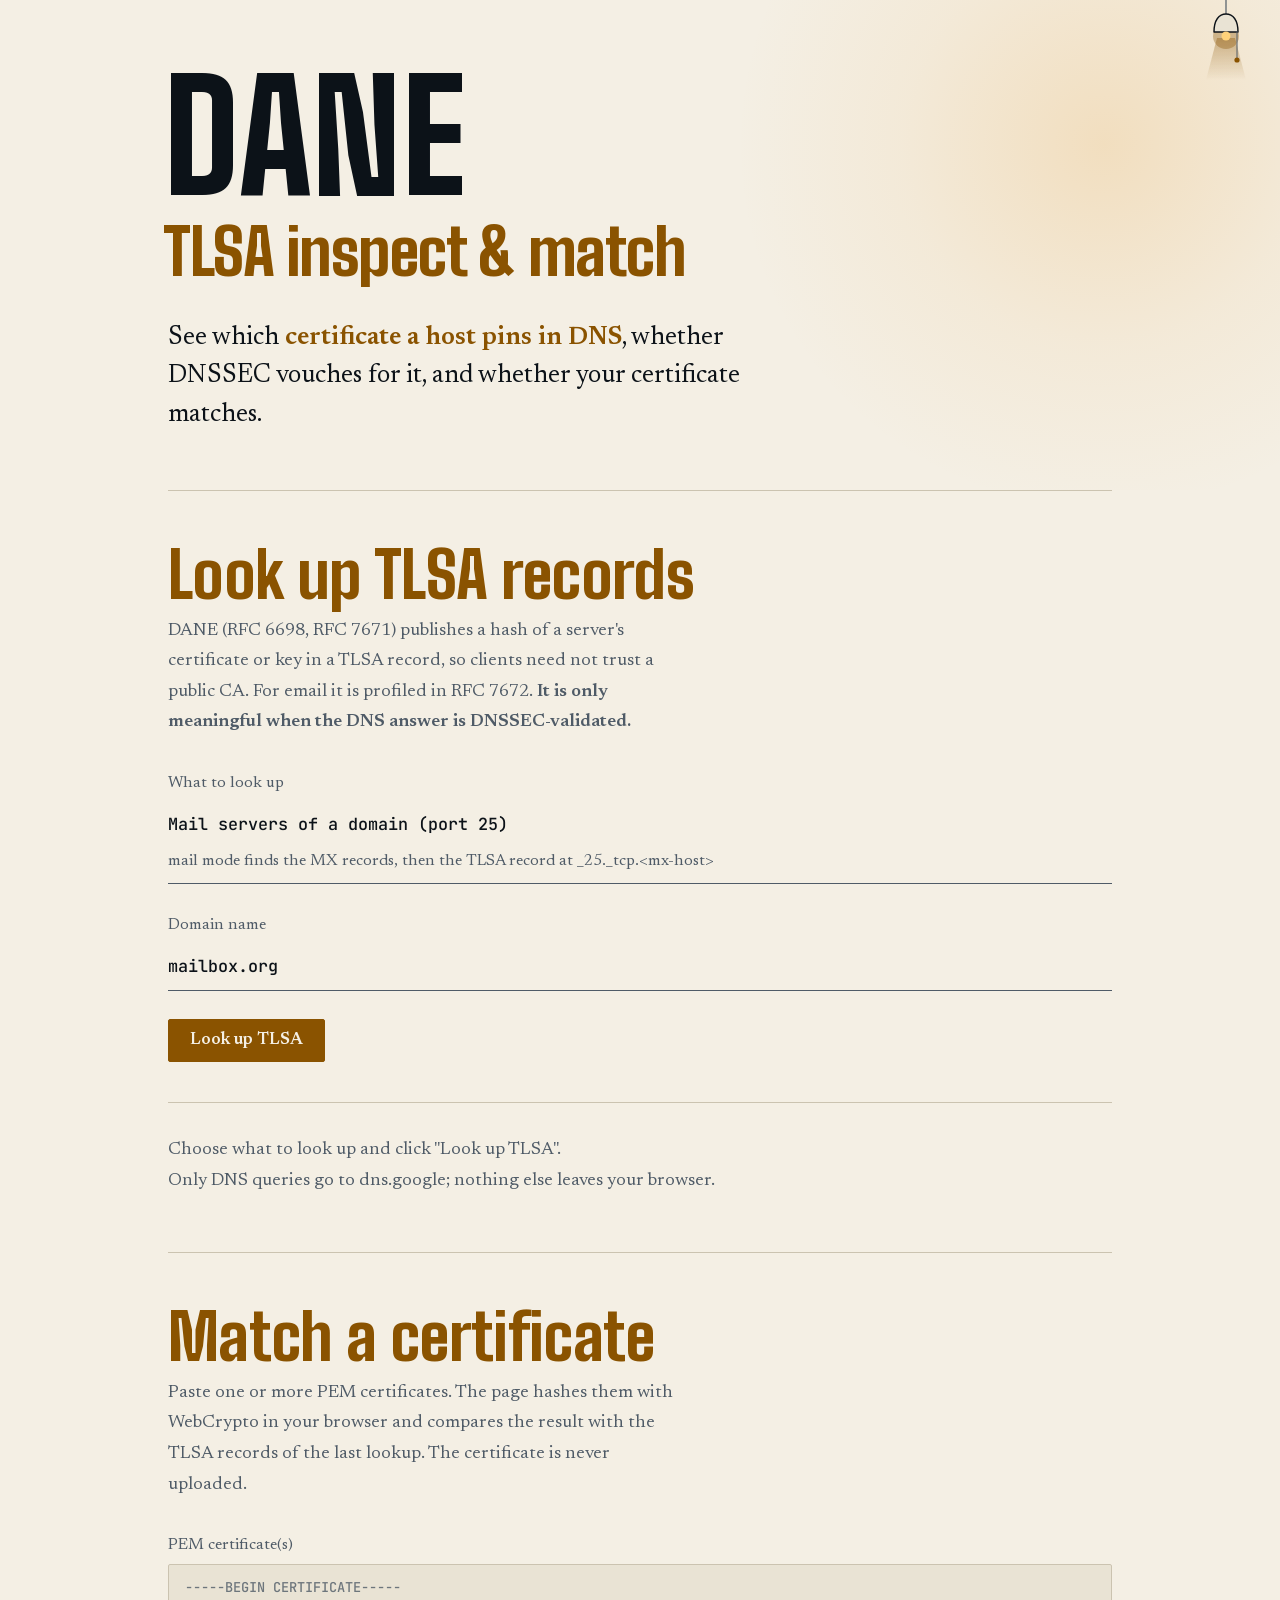
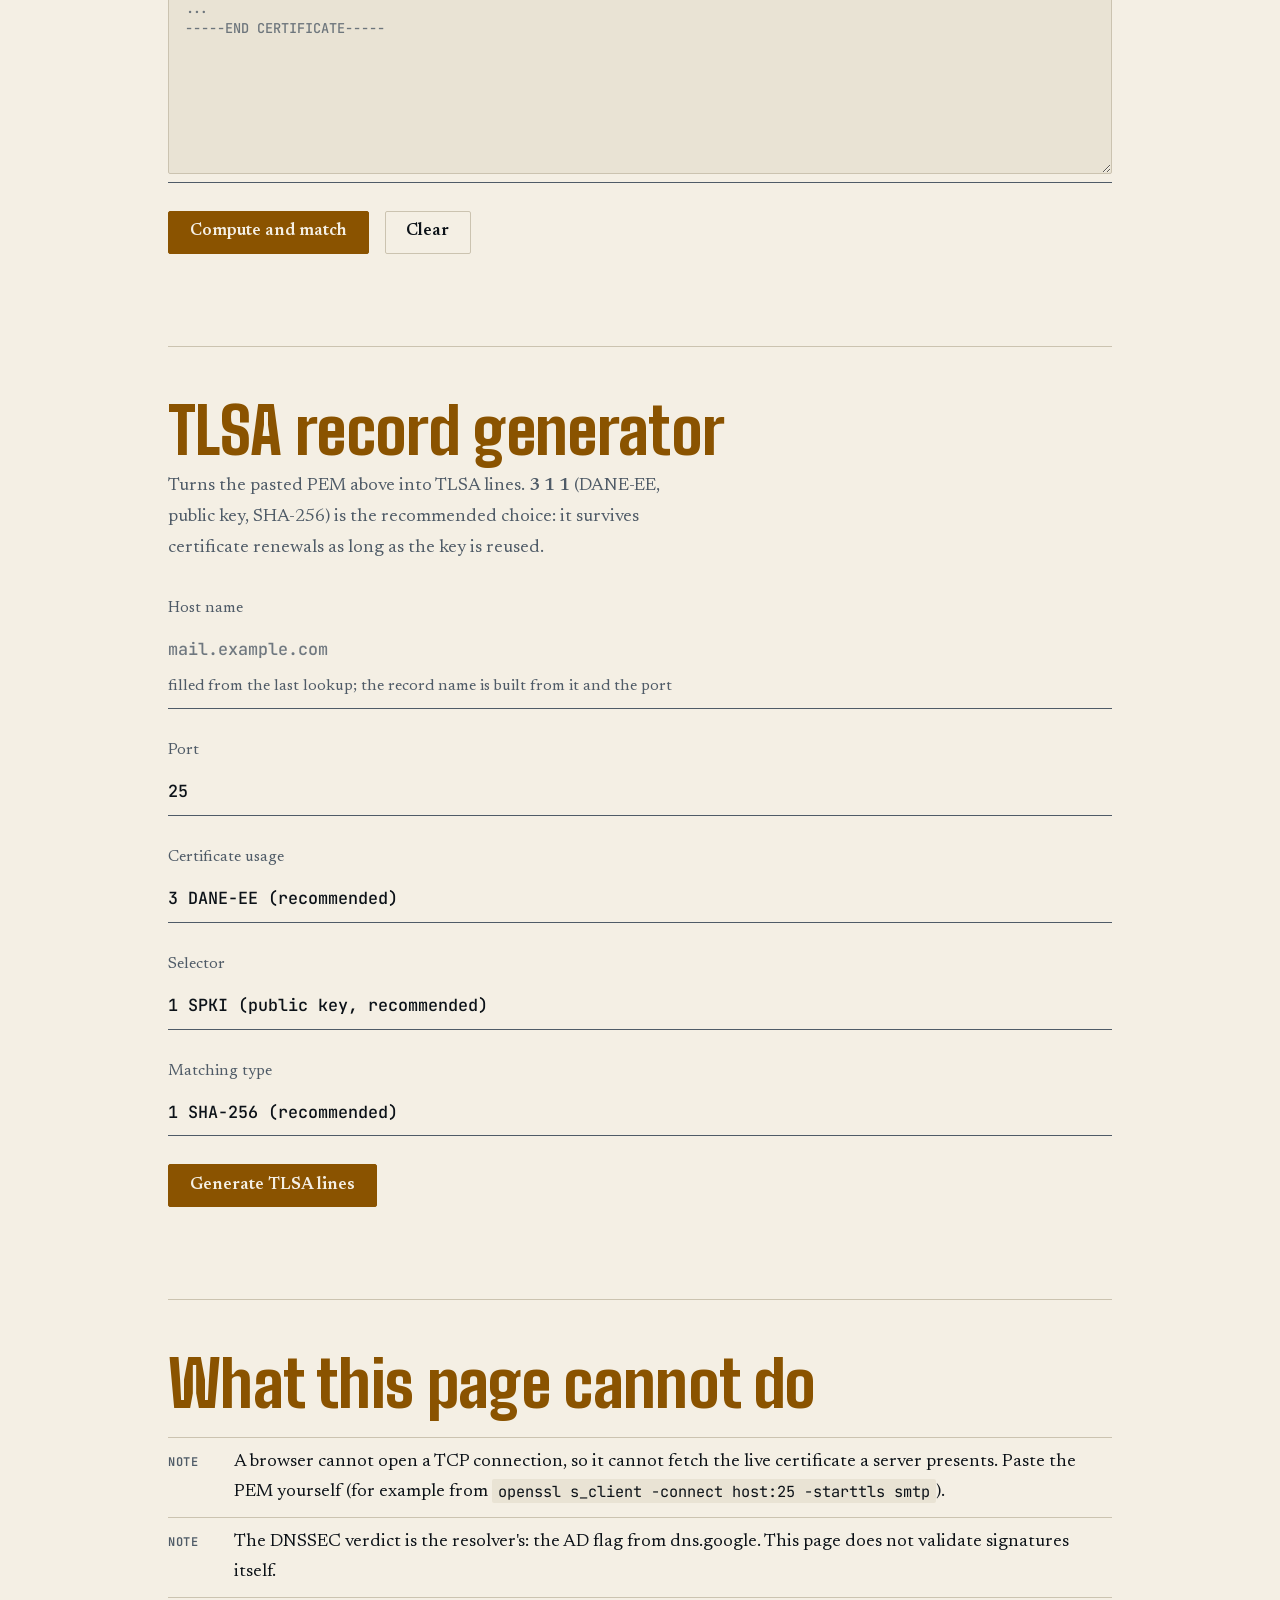
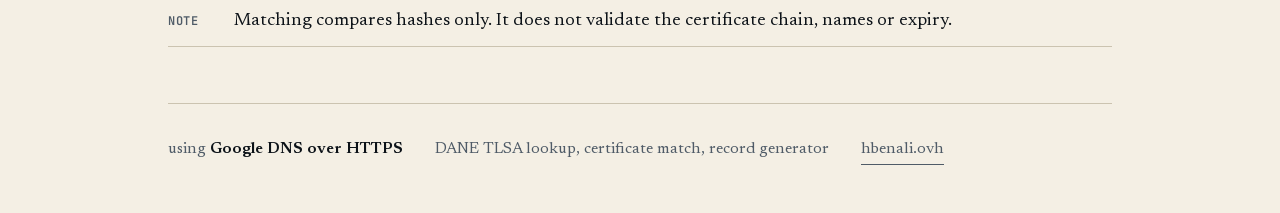
<file: index.html>
<!DOCTYPE html>
<html lang="en">
<head>
  <meta charset="UTF-8">
  <meta name="viewport" content="width=device-width, initial-scale=1.0">
  <title>DANE / TLSA Inspector — Check TLSA Records</title>
  <meta name="description" content="Free DANE / TLSA record inspector (RFC 6698, RFC 7671, RFC 7672). Look up the TLSA records of a domain\'s mail servers or of any host and port, check DNSSEC validation, match a pasted certificate against them and generate TLSA records.">
  <meta name="robots" content="index, follow">
  <link rel="canonical" href="https://dane.hbenali.ovh/">

  <!-- Security (static hosting: no custom HTTP headers, so CSP/referrer are set here; X-Frame-Options/X-Content-Type-Options need a real header and aren't achievable via meta) -->
  <meta http-equiv="Content-Security-Policy" content="default-src 'self'; script-src 'self'; style-src 'self'; font-src 'self'; img-src 'self' data:; connect-src 'self' https://dns.google; object-src 'none'; base-uri 'self'; form-action 'self'">
  <meta name="referrer" content="strict-origin-when-cross-origin">

  <!-- Open Graph -->
  <meta property="og:type" content="website">
  <meta property="og:title" content="DANE / TLSA Inspector — Check TLSA Records">
  <meta property="og:description" content="Look up DANE TLSA records, check DNSSEC, match a certificate and generate 3 1 1 records.">
  <meta property="og:url" content="https://dane.hbenali.ovh/">
  <meta property="og:site_name" content="DANE / TLSA Inspector">
  <meta property="og:locale" content="en_US">
  <meta property="og:image" content="https://dane.hbenali.ovh/favicon.svg">
  <meta property="og:image:type" content="image/svg+xml">

  <!-- Twitter Card -->
  <meta name="twitter:card" content="summary">
  <meta name="twitter:title" content="DANE / TLSA Inspector — Check TLSA Records">
  <meta name="twitter:description" content="Look up DANE TLSA records, check DNSSEC, match a certificate and generate 3 1 1 records.">
  <meta name="twitter:image" content="https://dane.hbenali.ovh/favicon.svg">

  <!-- SVG Favicon -->
  <link rel="icon" type="image/svg+xml" href="/favicon.svg">
  <link rel="alternate icon" href="/favicon.ico">
  <link rel="apple-touch-icon" href="/apple-touch-icon.png">
  <meta name="color-scheme" content="dark light">
  <meta name="theme-color" content="#0c1218" media="(prefers-color-scheme: dark)">
  <meta name="theme-color" content="#f4efe4" media="(prefers-color-scheme: light)">
  <link rel="manifest" href="/manifest.json">
  <meta name="mobile-web-app-capable" content="yes">
  <meta name="apple-mobile-web-app-capable" content="yes">
  <meta name="apple-mobile-web-app-status-bar-style" content="black-translucent">
  <meta name="apple-mobile-web-app-title" content="DANE / TLSA Inspector">

  <!-- dns.google is only hit on-demand after a lookup; certificates never leave the browser -->
  <link rel="dns-prefetch" href="https://dns.google">

  <!-- Structured data -->
  <script type="application/ld+json">
  {
    "@context": "https://schema.org",
    "@graph": [
      {
        "@type": "WebSite",
        "url": "https://dane.hbenali.ovh/",
        "name": "DANE / TLSA Inspector",
        "description": "Free DANE / TLSA record inspector with certificate matching and a TLSA record generator.",
        "potentialAction": {
          "@type": "SearchAction",
          "target": "https://dane.hbenali.ovh/?domain={search_term_string}",
          "query-input": "required name=search_term_string"
        }
      },
      {
        "@type": "WebApplication",
        "name": "DANE / TLSA Inspector",
        "url": "https://dane.hbenali.ovh/",
        "applicationCategory": "UtilitiesApplication",
        "operatingSystem": "Any",
        "description": "Inspect DANE TLSA records for a domain's mail servers or any host and port, match a certificate in the browser and generate TLSA records.",
        "offers": {
          "@type": "Offer",
          "price": "0",
          "priceCurrency": "USD"
        }
      }
    ]
  }
  </script>


  <link rel="preload" href="/fonts/big-shoulders-latin-wght.woff2" as="font" type="font/woff2" crossorigin>
  <link rel="preload" href="/fonts/newsreader-latin-wght.woff2" as="font" type="font/woff2" crossorigin>
  <script src="/theme.js"></script>
  <link rel="stylesheet" href="/site.css">
</head>

<body>
<a class="skip" href="#modeSelect">Skip to the tool</a>
<header class="hero">
  <div class="wrap">
    <h1 class="display">
      <span class="line"><span>DANE</span></span>
      <span class="line"><span>TLSA inspect &amp; match</span></span>
    </h1>
    <p class="lead">See which <strong>certificate a host pins in DNS</strong>, whether DNSSEC vouches for it, and whether your certificate matches.</p>
  </div>
</header>

<main>
  <section class="block wrap" aria-labelledby="lookupTitle">
    <h2 class="block-title" id="lookupTitle">Look up TLSA records</h2>
    <p class="block-note">DANE (RFC 6698, RFC 7671) publishes a hash of a server's certificate or key in a TLSA record, so clients need not trust a public CA. For email it is profiled in RFC 7672. <strong>It is only meaningful when the DNS answer is DNSSEC-validated.</strong></p>

    <form id="lookupForm" class="lookup-form" novalidate>
      <div class="gen-grid">
        <div class="gen-row">
          <label class="gen-label" for="modeSelect">What to look up</label>
          <select id="modeSelect">
            <option value="mail">Mail servers of a domain (port 25)</option>
            <option value="host">Custom host and port</option>
          </select>
          <span class="hint">mail mode finds the MX records, then the TLSA record at _25._tcp.&lt;mx-host&gt;</span>
        </div>
        <div class="gen-row" id="rowDomain">
          <label class="gen-label" for="domainInput">Domain name</label>
          <input type="text" id="domainInput" placeholder="e.g. mailbox.org" value="mailbox.org" spellcheck="false" autocomplete="off">
        </div>
        <div class="gen-row" id="rowHost" hidden>
          <label class="gen-label" for="hostInput">Host name</label>
          <input type="text" id="hostInput" placeholder="e.g. www.example.com" spellcheck="false" autocomplete="off">
        </div>
        <div class="gen-row" id="rowPort" hidden>
          <label class="gen-label" for="portInput">Port</label>
          <input type="number" id="portInput" min="1" max="65535" value="443" inputmode="numeric">
          <span class="hint">TLSA name is _&lt;port&gt;._tcp.&lt;host&gt; (443 for HTTPS, 25 for SMTP, 465/587 for submission)</span>
        </div>
        <div class="actions">
          <button class="btn" id="checkBtn" type="submit">
            <span id="btnText">Look up TLSA</span>
            <span id="btnLoader" hidden></span>
          </button>
        </div>
      </div>
    </form>

    <div class="result-area" id="resultContainer" aria-live="polite">
      <div class="state empty empty-state" id="placeholderState">
        <p>Choose what to look up and click "Look up TLSA".<br>Only DNS queries go to dns.google; nothing else leaves your browser.</p>
      </div>
      <div id="recordsContainer" hidden></div>
      <div id="errorContainer" hidden></div>
    </div>
  </section>

  <section class="block wrap" aria-labelledby="matchTitle">
    <h2 class="block-title" id="matchTitle">Match a certificate</h2>
    <p class="block-note">Paste one or more PEM certificates. The page hashes them with WebCrypto in your browser and compares the result with the TLSA records of the last lookup. The certificate is never uploaded.</p>
    <div class="gen-grid">
      <div class="gen-row">
        <label class="gen-label" for="pemInput">PEM certificate(s)</label>
        <textarea id="pemInput" rows="9" spellcheck="false" autocomplete="off" placeholder="-----BEGIN CERTIFICATE-----&#10;...&#10;-----END CERTIFICATE-----"></textarea>
      </div>
      <div class="field-error" id="pemError" role="alert"></div>
      <div class="actions">
        <button id="matchBtn" class="btn" type="button">Compute and match</button>
        <button id="pemClearBtn" class="btn quiet" type="button">Clear</button>
      </div>
      <div id="matchOutput" aria-live="polite"></div>
    </div>
  </section>

  <section class="block wrap generator-section" aria-labelledby="genTitle">
    <h2 class="block-title" id="genTitle">TLSA record generator</h2>
    <p class="block-note">Turns the pasted PEM above into TLSA lines. <strong>3 1 1</strong> (DANE-EE, public key, SHA-256) is the recommended choice: it survives certificate renewals as long as the key is reused.</p>
    <div class="gen-grid">
      <div class="gen-row">
        <label class="gen-label" for="genHost">Host name</label>
        <input type="text" id="genHost" placeholder="mail.example.com" spellcheck="false" autocomplete="off">
        <span class="hint">filled from the last lookup; the record name is built from it and the port</span>
      </div>
      <div class="gen-row">
        <label class="gen-label" for="genPort">Port</label>
        <input type="number" id="genPort" min="1" max="65535" value="25" inputmode="numeric">
      </div>
      <div class="gen-row">
        <label class="gen-label" for="genUsage">Certificate usage</label>
        <select id="genUsage">
          <option value="3" selected>3 DANE-EE (recommended)</option>
          <option value="2">2 DANE-TA</option>
          <option value="1">1 PKIX-EE (discouraged for SMTP)</option>
          <option value="0">0 PKIX-TA (discouraged for SMTP)</option>
        </select>
      </div>
      <div class="gen-row">
        <label class="gen-label" for="genSelector">Selector</label>
        <select id="genSelector">
          <option value="1" selected>1 SPKI (public key, recommended)</option>
          <option value="0">0 full certificate</option>
        </select>
      </div>
      <div class="gen-row">
        <label class="gen-label" for="genMatching">Matching type</label>
        <select id="genMatching">
          <option value="1" selected>1 SHA-256 (recommended)</option>
          <option value="2">2 SHA-512</option>
          <option value="0">0 exact data (no hash)</option>
        </select>
      </div>
      <div class="field-error" id="genError" role="alert"></div>
      <div class="actions">
        <button id="genBtn" class="btn" type="button">Generate TLSA lines</button>
      </div>
      <div id="genOutput" aria-live="polite"></div>
    </div>
  </section>

  <section class="block wrap" aria-labelledby="limitsTitle">
    <h2 class="block-title" id="limitsTitle">What this page cannot do</h2>
    <ul class="checks">
      <li><span class="chk info">note</span><span>A browser cannot open a TCP connection, so it cannot fetch the live certificate a server presents. Paste the PEM yourself (for example from <code>openssl s_client -connect host:25 -starttls smtp</code>).</span></li>
      <li><span class="chk info">note</span><span>The DNSSEC verdict is the resolver's: the AD flag from dns.google. This page does not validate signatures itself.</span></li>
      <li><span class="chk info">note</span><span>Matching compares hashes only. It does not validate the certificate chain, names or expiry.</span></li>
    </ul>
  </section>
</main>

<div class="foot">
  <footer>
    <span>using <strong>Google DNS over HTTPS</strong></span>
    <span>DANE TLSA lookup, certificate match, record generator</span>
    <a href="https://hbenali.ovh" target="_blank" rel="noopener noreferrer">hbenali.ovh</a>
  </footer>
</div>

<script src="/app.js" defer></script>
</body>
</html>
</file>
<file: site.css>
/* dane.hbenali.ovh: one stylesheet for every page. Dark editorial design system shared with hbenali.ovh.
   Fonts are self-hosted (see fonts/README.md). */

@font-face { font-family: 'Big Shoulders'; font-style: normal; font-weight: 600 900; font-display: swap; src: url('fonts/big-shoulders-latin-wght.woff2') format('woff2'); }
@font-face { font-family: 'Newsreader'; font-style: normal; font-weight: 200 800; font-display: swap; src: url('fonts/newsreader-latin-wght.woff2') format('woff2'); }
@font-face { font-family: 'Newsreader'; font-style: italic; font-weight: 200 800; font-display: swap; src: url('fonts/newsreader-italic-latin-wght.woff2') format('woff2'); }
@font-face { font-family: 'JetBrains Mono'; font-style: normal; font-weight: 100 800; font-display: swap; src: url('fonts/jetbrains-mono-latin-wght.woff2') format('woff2'); }

:root {
    --ink: #0c1218;
    --slate: #17212b;
    --line: #263341;
    --bone: #e7e1d3;
    --mist: #8e9aa6;
    --sodium: #e9a23b;
    --verdigris: #5db7a0;
    --fail: #e5776f;
    --glow: rgba(233, 162, 59, 0.2);
    --glow-soft: rgba(233, 162, 59, 0.06);

    --display: 'Big Shoulders', 'Arial Narrow', Impact, sans-serif;
    --serif: 'Newsreader', Georgia, serif;
    --mono: 'JetBrains Mono', ui-monospace, monospace;

    --gutter: clamp(1.5rem, 4vw, 2.5rem);
    color-scheme: dark;
}

/* Light: follows the system setting until the lamp (theme.js) is used. Dark above is the default and the identity.
   Contrast on --ink (page) / --slate (surface): text 16/14.7, muted 6.0/5.4, accent 5.5/4.9, ok 5.2/4.7, fail 5.7/5.1. */
@media (prefers-color-scheme: light) {
    :root:not([data-theme="dark"]) {
        --ink: #f4efe4;
        --slate: #e9e3d4;
        --line: #cbc3b0;
        --bone: #0c1218;
        --mist: #4f5b67;
        --sodium: #8a5300;
        --verdigris: #1b7058;
        --fail: #b3261e;
        --glow: rgba(233, 162, 59, 0.22);
        --glow-soft: rgba(233, 162, 59, 0.07);
        color-scheme: light;
    }
}
:root[data-theme="light"] {
    --ink: #f4efe4;
    --slate: #e9e3d4;
    --line: #cbc3b0;
    --bone: #0c1218;
    --mist: #4f5b67;
    --sodium: #8a5300;
    --verdigris: #1b7058;
    --fail: #b3261e;
    --glow: rgba(233, 162, 59, 0.22);
    --glow-soft: rgba(233, 162, 59, 0.07);
    color-scheme: light;
}

*, *::before, *::after { box-sizing: border-box; margin: 0; padding: 0; }

html { background: var(--ink); }

body {
    min-height: 100vh;
    background: var(--ink);
    color: var(--bone);
    font-family: var(--serif);
    font-size: 1.125rem;
    line-height: 1.7;
    font-optical-sizing: auto;
    -webkit-font-smoothing: antialiased;
    text-rendering: optimizeLegibility;
}

::selection { background: var(--sodium); color: var(--ink); }
:focus-visible { outline: 2px solid var(--sodium); outline-offset: 4px; border-radius: 2px; }

a { color: inherit; }
ul { list-style: none; }
strong { font-weight: 600; }
code { font-family: var(--mono); font-size: 0.85em; background: var(--slate); padding: 0.1em 0.4em; border-radius: 2px; overflow-wrap: anywhere; }
[hidden] { display: none !important; }

.sr-only { position: absolute; width: 1px; height: 1px; overflow: hidden; clip-path: inset(50%); white-space: nowrap; }
.skip { position: fixed; top: 0.75rem; left: 0.75rem; z-index: 60; background: var(--sodium); color: var(--ink); padding: 0.5rem 1rem; transform: translateY(-300%); }
.skip:focus { transform: none; }

/* Underline that draws in on hover and focus. */
.link, footer a, .note a {
    text-decoration: none;
    background-image: linear-gradient(currentColor, currentColor);
    background-repeat: no-repeat;
    background-size: 100% 1px;
    background-position: 0 100%;
    padding-bottom: 2px;
    transition: background-size 0.35s cubic-bezier(0.22, 1, 0.36, 1), color 0.2s;
}
.link:hover, .link:focus-visible, footer a:hover, footer a:focus-visible, .note a:hover, .note a:focus-visible { color: var(--sodium); background-size: 100% 2px; }

.display { font-family: var(--display); font-weight: 800; line-height: 0.86; letter-spacing: -0.01em; }

.wrap { max-width: 64rem; margin: 0 auto; padding-inline: var(--gutter); }

/* Hero */
.hero { position: relative; isolation: isolate; overflow: hidden; padding-block: 4.5rem 3.5rem; }
.hero::before {
    content: ''; position: absolute; z-index: -1; top: -14rem; right: -12rem;
    width: min(46rem, 140vw); aspect-ratio: 1; border-radius: 50%;
    background: radial-gradient(closest-side, var(--glow), var(--glow-soft) 55%, transparent);
    pointer-events: none;
}
.hero h1 { font-size: clamp(4rem, 17vw, 9.5rem); margin-left: -0.03em; }
.hero h1 .line { display: block; overflow: hidden; padding-bottom: 0.05em; }
.hero h1 .line > span { display: block; animation: rise 1.1s cubic-bezier(0.16, 1, 0.3, 1) both; }
.hero h1 .line:nth-child(2) { color: var(--sodium); font-size: 0.42em; line-height: 1; margin-top: 0.15em; }
.hero h1 .line:nth-child(2) > span { animation-delay: 0.13s; }
.hero .lead { margin-top: 2rem; max-width: 40ch; font-size: clamp(1.25rem, 2.4vw, 1.6rem); line-height: 1.5; animation: fade 0.9s 0.5s both; }
.hero .lead strong { color: var(--sodium); font-weight: 600; }

@keyframes rise { from { transform: translateY(108%); } }
@keyframes fade { from { opacity: 0; transform: translateY(12px); } }

/* Sections */
.block { position: relative; padding-block: 3.5rem; }
.block::before { content: ''; position: absolute; top: 0; left: var(--gutter); right: var(--gutter); height: 1px; background: var(--line); }
.block-title { font-family: var(--display); font-weight: 800; font-size: clamp(2.6rem, 7vw, 4rem); line-height: 0.9; letter-spacing: -0.01em; color: var(--sodium); }
.block-note { margin-top: 0.75rem; max-width: 52ch; color: var(--mist); }

/* Fields */
.field { margin-top: 2rem; }
.field label, .gen-label { display: block; color: var(--mist); font-size: 1rem; margin-bottom: 0.3rem; }
.field label i { font-style: italic; margin-left: 0.5rem; }
.field-row { display: flex; align-items: stretch; gap: 1rem; border-bottom: 1px solid var(--mist); transition: border-color 0.2s; }
.field-row:focus-within { border-color: var(--sodium); }
input[type="text"], input[type="number"], select {
    background: none; border: 0; color: var(--bone); border-radius: 0;
    font: 500 1.05rem/1.3 var(--mono); padding: 0.75rem 0; outline: 0; min-width: 0;
}
.field-row input { flex: 1; }
input::placeholder { color: var(--mist); opacity: 0.8; }
select { cursor: pointer; width: 100%; appearance: none; -webkit-appearance: none; }
select option { background: var(--slate); color: var(--bone); }

.btn {
    display: inline-flex; align-items: center; justify-content: center; gap: 0.6rem;
    background: var(--sodium); color: var(--ink); border: 1px solid var(--sodium); padding: 0.55rem 1.3rem;
    font: 600 1.05rem/1.4 var(--serif); border-radius: 2px; cursor: pointer;
    transition: background-color 0.2s, color 0.2s, transform 0.2s;
}
.btn:hover, .btn:focus-visible { background: var(--bone); border-color: var(--bone); transform: translateY(-2px); }
.btn:disabled { opacity: 0.7; cursor: progress; transform: none; }
.btn.quiet { background: none; color: var(--bone); border-color: var(--line); }
.btn.quiet:hover, .btn.quiet:focus-visible { border-color: var(--sodium); color: var(--sodium); background: none; }
.field-row .btn { align-self: center; margin-bottom: 0.4rem; }

.loader { width: 0.9rem; height: 0.9rem; border: 2px solid var(--ink); border-top-color: transparent; border-radius: 50%; animation: spin 0.8s linear infinite; }
@keyframes spin { to { transform: rotate(360deg); } }

/* Result states */
.result-area { margin-top: 2.5rem; }
.state { border-top: 1px solid var(--line); padding-top: 1.5rem; }
.state-title { font-family: var(--display); font-weight: 800; font-size: 1.9rem; line-height: 1.05; }
.state p { margin-top: 0.5rem; max-width: 60ch; color: var(--mist); }
.state p strong { color: var(--bone); }
.state.empty { color: var(--mist); }
.state.warn { border-top-color: var(--sodium); }
.state.warn .state-title { color: var(--sodium); }
.state.ok { border-top-color: var(--verdigris); }
.state.ok .state-title { color: var(--verdigris); }
.state.fail { border-top-color: var(--fail); }
.state.fail .state-title { color: var(--fail); }
.state.fail p { color: var(--bone); }
.badge-domain { font: 500 1rem var(--mono); color: var(--bone); overflow-wrap: anywhere; display: block; margin-top: 0.5rem; }

.record-list { margin-top: 1.25rem; }
.record-item { display: flex; flex-wrap: wrap; align-items: baseline; gap: 0.3rem 1.25rem; border-top: 1px solid var(--line); padding: 0.9rem 0; font: 0.95rem/1.5 var(--mono); }
.record-item:last-child { border-bottom: 1px solid var(--line); }
.flag-tag { color: var(--sodium); }
.flag-tag .k { font-family: var(--serif); color: var(--mist); font-size: 1rem; margin-right: 0.4rem; }
.record-value { overflow-wrap: anywhere; min-width: 0; }
.count { margin-top: 0.75rem; color: var(--mist); font-size: 1rem; }

/* Generator */
.gen-grid { margin-top: 2rem; display: grid; gap: 1.75rem; }
.gen-row { border-bottom: 1px solid var(--mist); transition: border-color 0.2s; position: relative; }
.gen-row:focus-within { border-color: var(--sodium); }
.gen-row .hint { color: var(--mist); font-size: 1rem; display: block; padding-bottom: 0.5rem; }
.gen-row.v { border-bottom: 0; }
.value-input-wrapper { position: relative; border-bottom: 1px solid var(--mist); transition: border-color 0.2s; }
.value-input-wrapper:focus-within { border-color: var(--sodium); }
.value-input-wrapper input { width: 100%; }

.suggestions-dropdown {
    display: none; position: absolute; z-index: 20; left: 0; right: 0; top: 100%;
    max-height: 14rem; overflow-y: auto; background: var(--slate); border: 1px solid var(--line); border-radius: 2px;
    font: 0.95rem/1.4 var(--mono);
}
.suggestions-dropdown div { padding: 0.55rem 0.9rem; cursor: pointer; border-bottom: 1px solid var(--line); overflow-wrap: anywhere; }
.suggestions-dropdown div:last-child { border-bottom: 0; }
.suggestions-dropdown div:hover, .suggestions-dropdown div.active { background: var(--ink); color: var(--sodium); }

.field-error { display: none; color: var(--fail); font-size: 1rem; }
.field-error.visible { display: block; }
#loadExistingHint.visible { color: var(--sodium); }

.preview { font: 0.95rem/1.6 var(--mono); background: var(--slate); border: 1px solid var(--line); border-radius: 2px; padding: 1rem 1.25rem; overflow-wrap: anywhere; }
.preview-label { color: var(--mist); font-size: 1rem; margin-bottom: 0.3rem; }

.actions { display: flex; flex-wrap: wrap; gap: 0.75rem 1rem; }
.pub-head { display: flex; align-items: baseline; gap: 0.75rem; flex-wrap: wrap; }
.pub-head h3 { font-family: var(--display); font-weight: 800; font-size: 1.9rem; line-height: 1.05; color: var(--sodium); }
.pub-head span { color: var(--mist); }
.gen-list { margin-top: 0.75rem; }
.gen-list li { display: flex; align-items: center; gap: 1rem; border-top: 1px solid var(--line); padding: 0.4rem 0; font: 0.95rem/1.5 var(--mono); }
.gen-list li:last-child { border-bottom: 1px solid var(--line); }
.gen-list li.none { font: inherit; font-family: var(--serif); font-size: 1.05rem; color: var(--mist); padding: 0.9rem 0; }
.gen-list li span { flex: 1; overflow-wrap: anywhere; min-width: 0; }
.remove-record { background: none; border: 1px solid transparent; color: var(--fail); font: 1.4rem/1 var(--serif); cursor: pointer; padding: 0.35rem 0.7rem; border-radius: 2px; }
.remove-record:hover { border-color: var(--fail); }
.bind-output { display: none; margin-top: 1rem; white-space: pre-wrap; overflow-wrap: anywhere; }

/* Footer */
footer { color: var(--mist); font-size: 1rem; }
.foot { max-width: 64rem; margin: 0 auto; padding: 0 var(--gutter) 3rem; }
.foot > footer { border-top: 1px solid var(--line); padding-top: 2rem; display: flex; flex-wrap: wrap; gap: 0.5rem 2rem; }
.foot strong { color: var(--bone); }

/* 404 */
.nf { min-height: 100vh; display: flex; flex-direction: column; justify-content: center; padding-block: 4rem; position: relative; isolation: isolate; overflow: hidden; }
.nf::before {
    content: ''; position: absolute; z-index: -1; top: -12rem; right: -10rem; width: min(40rem, 140vw); aspect-ratio: 1; border-radius: 50%;
    background: radial-gradient(closest-side, var(--glow), var(--glow-soft) 55%, transparent);
}
.nf-code { font-size: clamp(9rem, 34vw, 22rem); color: var(--sodium); }
.nf h1 { font-size: clamp(2.8rem, 7vw, 5rem); margin-top: 0.5rem; }
.nf .nf-lead { margin-top: 1rem; max-width: 40ch; color: var(--mist); font-size: 1.3rem; }
.nf-links { margin-top: 2rem; display: flex; flex-wrap: wrap; gap: 0.75rem 2rem; font-size: 1.25rem; }
.nf-search { margin-top: 3rem; max-width: 30rem; }

@media (prefers-reduced-motion: reduce) {
    *, *::before, *::after { animation-duration: 0.01ms !important; animation-delay: 0s !important; transition-duration: 0.01ms !important; }
}

/* ---- Theme lamp: pull-cord switch (see theme.js). Lamp on = light theme. ---- */
.theme-lamp {
    position: absolute; /* scrolls away with the page; fixed on pages with a fixed bar, see below */
    top: 0;
    inset-inline-end: clamp(0.75rem, 3vw, 2rem);
    z-index: 1000;
    display: block;
    width: 2.75rem;
    height: 5.25rem;
    padding: 0;
    border: 0;
    background: none;
    cursor: pointer;
    -webkit-tap-highlight-color: transparent;
}
/* Pages with a fixed top bar or fixed top-right controls: the lamp stays visible and the bar
   reserves room for it (lamp offset + lamp width + gap), so it never covers a link. */
html:has(.bar-inner) .theme-lamp,
html:has(.controls) .theme-lamp { position: fixed; }
.bar-inner { padding-inline-end: calc(clamp(0.75rem, 3vw, 2rem) + 2.75rem + 0.75rem); }
.controls { right: calc(clamp(0.75rem, 3vw, 2rem) + 2.75rem + 0.75rem); }
.theme-lamp svg { display: block; width: 100%; height: 100%; overflow: visible; pointer-events: none; }
.lamp-wire { stroke: var(--mist); stroke-width: 1.2; }
.lamp-shade { fill: var(--slate); stroke: var(--bone); stroke-width: 1.4; stroke-linejoin: round; }
.lamp-bulb { fill: var(--line); transition: fill 0.4s; }
.lamp-halo { fill: var(--sodium); opacity: 0; transition: opacity 0.5s; }
.lamp-cone { fill: url(#lamp-cone); opacity: 0; transition: opacity 0.5s; }
.lamp-stop-a { stop-color: var(--sodium); stop-opacity: 0.38; }
.lamp-stop-b { stop-color: var(--sodium); stop-opacity: 0; }
.lamp-cord { stroke: var(--mist); stroke-width: 1; }
.lamp-bead { fill: var(--sodium); }
.theme-lamp[data-on="true"] .lamp-bulb { fill: #ffd27a; }
.theme-lamp[data-on="true"] .lamp-halo { opacity: 0.35; }
.theme-lamp[data-on="true"] .lamp-cone { opacity: 1; }
.lamp-swing { transform-box: view-box; transform-origin: 22px 0; animation: lamp-swing 0.9s ease-out; }
.lamp-pull { animation: lamp-pull 0.45s cubic-bezier(0.3, 1.6, 0.5, 1); }
@keyframes lamp-swing { 20% { transform: rotate(-5deg); } 45% { transform: rotate(3.5deg); } 70% { transform: rotate(-1.5deg); } }
@keyframes lamp-pull { 35% { transform: translateY(10px); } }

/* The theme switch is a plain cross-fade of the whole page. */
html.theme-vt::view-transition-old(root) { animation: 0.45s ease both lamp-fade-out; }
html.theme-vt::view-transition-new(root) { animation: 0.45s ease both lamp-fade-in; }
@keyframes lamp-fade-out { to { opacity: 0; } }
@keyframes lamp-fade-in { from { opacity: 0; } }

@media (prefers-reduced-motion: reduce) {
    .lamp-swing, .lamp-pull { animation: none; }
    .lamp-bulb, .lamp-halo, .lamp-cone { transition: none; }
}

/* ---- DANE / TLSA inspector ---- */
.gen-row input, .gen-row select { width: 100%; }
input[type="number"] { -moz-appearance: textfield; appearance: none; -webkit-appearance: none; }
input[type="number"]::-webkit-inner-spin-button, input[type="number"]::-webkit-outer-spin-button { -webkit-appearance: none; margin: 0; }
.mx-item { border-top: 1px solid var(--line); padding: 0.9rem 0; }
.mx-item:last-child { border-bottom: 1px solid var(--line); }
.mx-head { display: flex; flex-wrap: wrap; align-items: baseline; gap: 0.3rem 1.25rem; font: 0.95rem/1.5 var(--mono); }
.mx-host { overflow-wrap: anywhere; min-width: 0; }
.mx-role { color: var(--mist); font-family: var(--serif); font-size: 1rem; }
.mx-addrs { margin-top: 0.3rem; font: 0.85rem/1.6 var(--mono); color: var(--mist); overflow-wrap: anywhere; }
.mx-addrs .bad { color: var(--fail); }
.checks { margin-top: 1.5rem; }
.checks li { display: flex; gap: 0.9rem; align-items: baseline; border-top: 1px solid var(--line); padding: 0.55rem 0; }
.checks li:last-child { border-bottom: 1px solid var(--line); }
.chk { flex: none; min-width: 3.2rem; font: 600 0.75rem/1.6 var(--mono); letter-spacing: 0.05em; text-transform: uppercase; }
.chk.pass { color: var(--verdigris); }
.chk.warn { color: var(--sodium); }
.chk.fail { color: var(--fail); }
.chk.info { color: var(--mist); }
.provider { margin-top: 0.75rem; color: var(--mist); }
.provider strong { color: var(--bone); }

textarea {
    display: block; width: 100%; resize: vertical; min-height: 8rem;
    background: var(--slate); border: 1px solid var(--line); border-radius: 2px; color: var(--bone);
    font: 500 0.85rem/1.5 var(--mono); padding: 0.75rem 1rem; outline: 0;
}
textarea:focus { border-color: var(--sodium); }
textarea::placeholder { color: var(--mist); opacity: 0.8; }
.gen-row textarea { margin-bottom: 0.5rem; }
.target { margin-top: 2rem; }
.target-head { display: flex; flex-wrap: wrap; align-items: baseline; gap: 0.3rem 1.25rem; border-top: 1px solid var(--line); padding-top: 1rem; }
.target-head .mx-host { font: 500 1rem/1.4 var(--mono); }
.target-head .chk { min-width: 0; }
.tlsa-expl { margin-top: 0.4rem; }
.tlsa-expl p { color: var(--mist); font-size: 1rem; max-width: 70ch; }
.result-area, #matchOutput, #genOutput { min-width: 0; }
#matchOutput, #genOutput { margin-top: 0.5rem; }
.gen-pre { white-space: pre-wrap; overflow-wrap: anywhere; margin-top: 0.5rem; }
.checks code { overflow-wrap: anywhere; }
</file>
